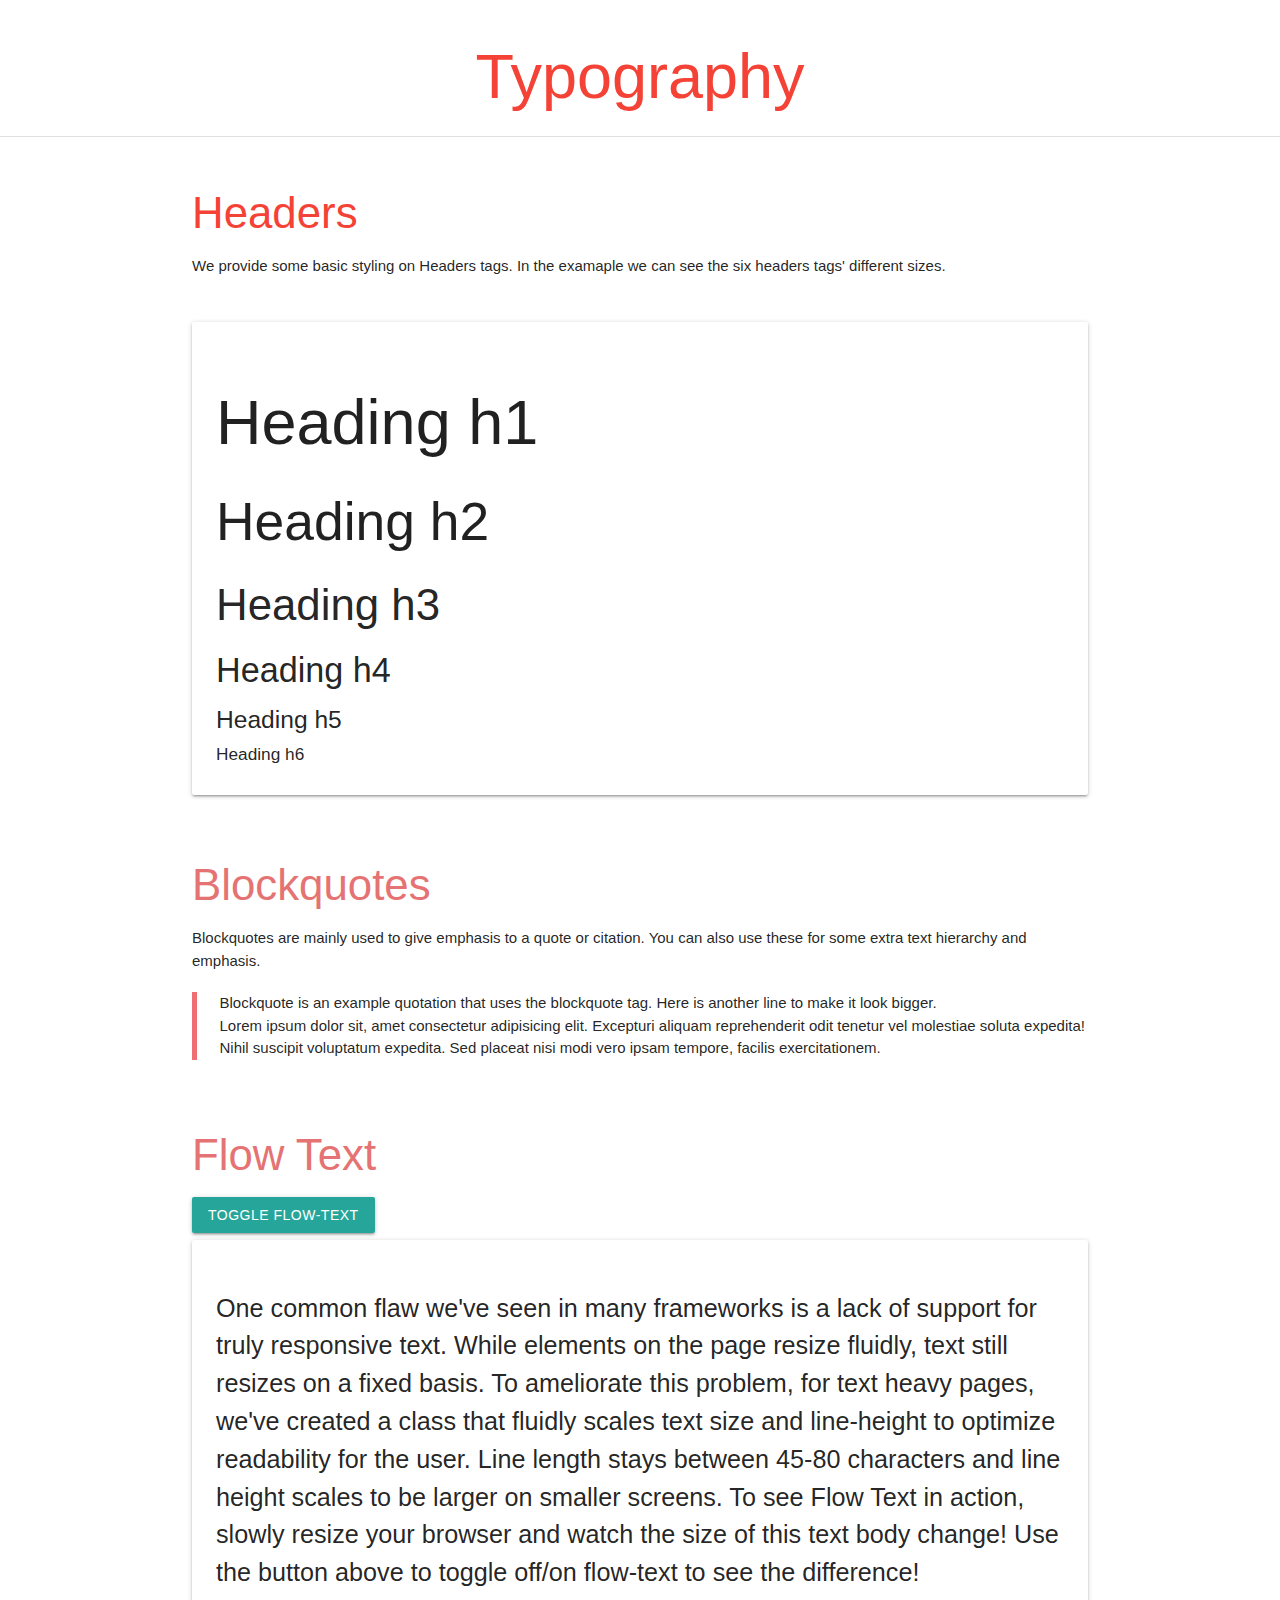
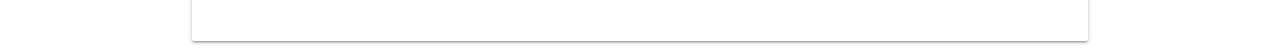
<file: colors-graphic.html>
<!DOCTYPE html>
<html lang="en">
<head>
    <meta charset="UTF-">
    <meta name="viewport" content="width=device-width, initial-scale=1.0">  
    <!-- Compiled and minified CSS -->
    <link rel="stylesheet" href="https://cdnjs.cloudflare.com/ajax/libs/materialize/1.0.0/css/materialize.min.css">
    <link rel="stylesheet" href="style,css"> 
    <title>Colors & Typhography</title>
</head>
<body>
   <h1 class="center red-text lighten-2"> Typography</h1>
   <div class="divider"></div>
   
   <br>
    <div class="container">
        <h3 class="red-text lighten-2"> Headers</h3>
        <p> We provide some basic styling on Headers tags. In the examaple we can see the six headers tags' different sizes. </p>
    <br>
   
   <div class="card-panel">
       <h1> Heading h1 </h1>
       <h2> Heading h2 </h2>
       <h3> Heading h3 </h3>
       <h4> Heading h4 </h4>
       <h5> Heading h5 </h5>
       <h6> Heading h6 </h6>  
    </div>
    <br>
    <h3 class=" red-text text-lighten-2"> Blockquotes</h3>
    <p> Blockquotes are mainly used to give emphasis to a quote or citation. You can also use these for some extra text hierarchy and emphasis.</p>
    </-- blockquote-->
    <blockquote> Blockquote is an example quotation that uses the blockquote tag.
            Here is another line to make it look bigger.
            <br>
            Lorem ipsum dolor sit, amet consectetur adipisicing elit. Excepturi aliquam reprehenderit odit tenetur vel molestiae soluta expedita! Nihil suscipit voluptatum expedita. Sed placeat nisi modi vero ipsam tempore, facilis exercitationem.    
        </blockquote>
        
    
        <br>
        <h3 class="red-text text-lighten-2"> Flow Text </h3>
        <button class="btn">TOGGLE FLOW-TEXT</button>
        <div class="card-panel">
            <p class="flow-text"> One common flaw we've seen in many frameworks is a lack of support for truly responsive text. While elements on the page resize fluidly, text still resizes on a fixed basis. To ameliorate this problem, for text heavy pages, we've created a class that fluidly scales text size and line-height to optimize readability for the user. Line length stays between 45-80 characters and line height scales to be larger on smaller screens.

            To see Flow Text in action, slowly resize your browser and watch the size of this text body change! Use the button above to toggle off/on flow-text to see the difference!</p>    
        </div>
        
  

   
   <!-- Compiled and minified JavaScript -->
   <script src="https://cdnjs.cloudflare.com/ajax/libs/materialize/1.0.0/js/materialize.min.js"></script>
</body>
</html>
</file>
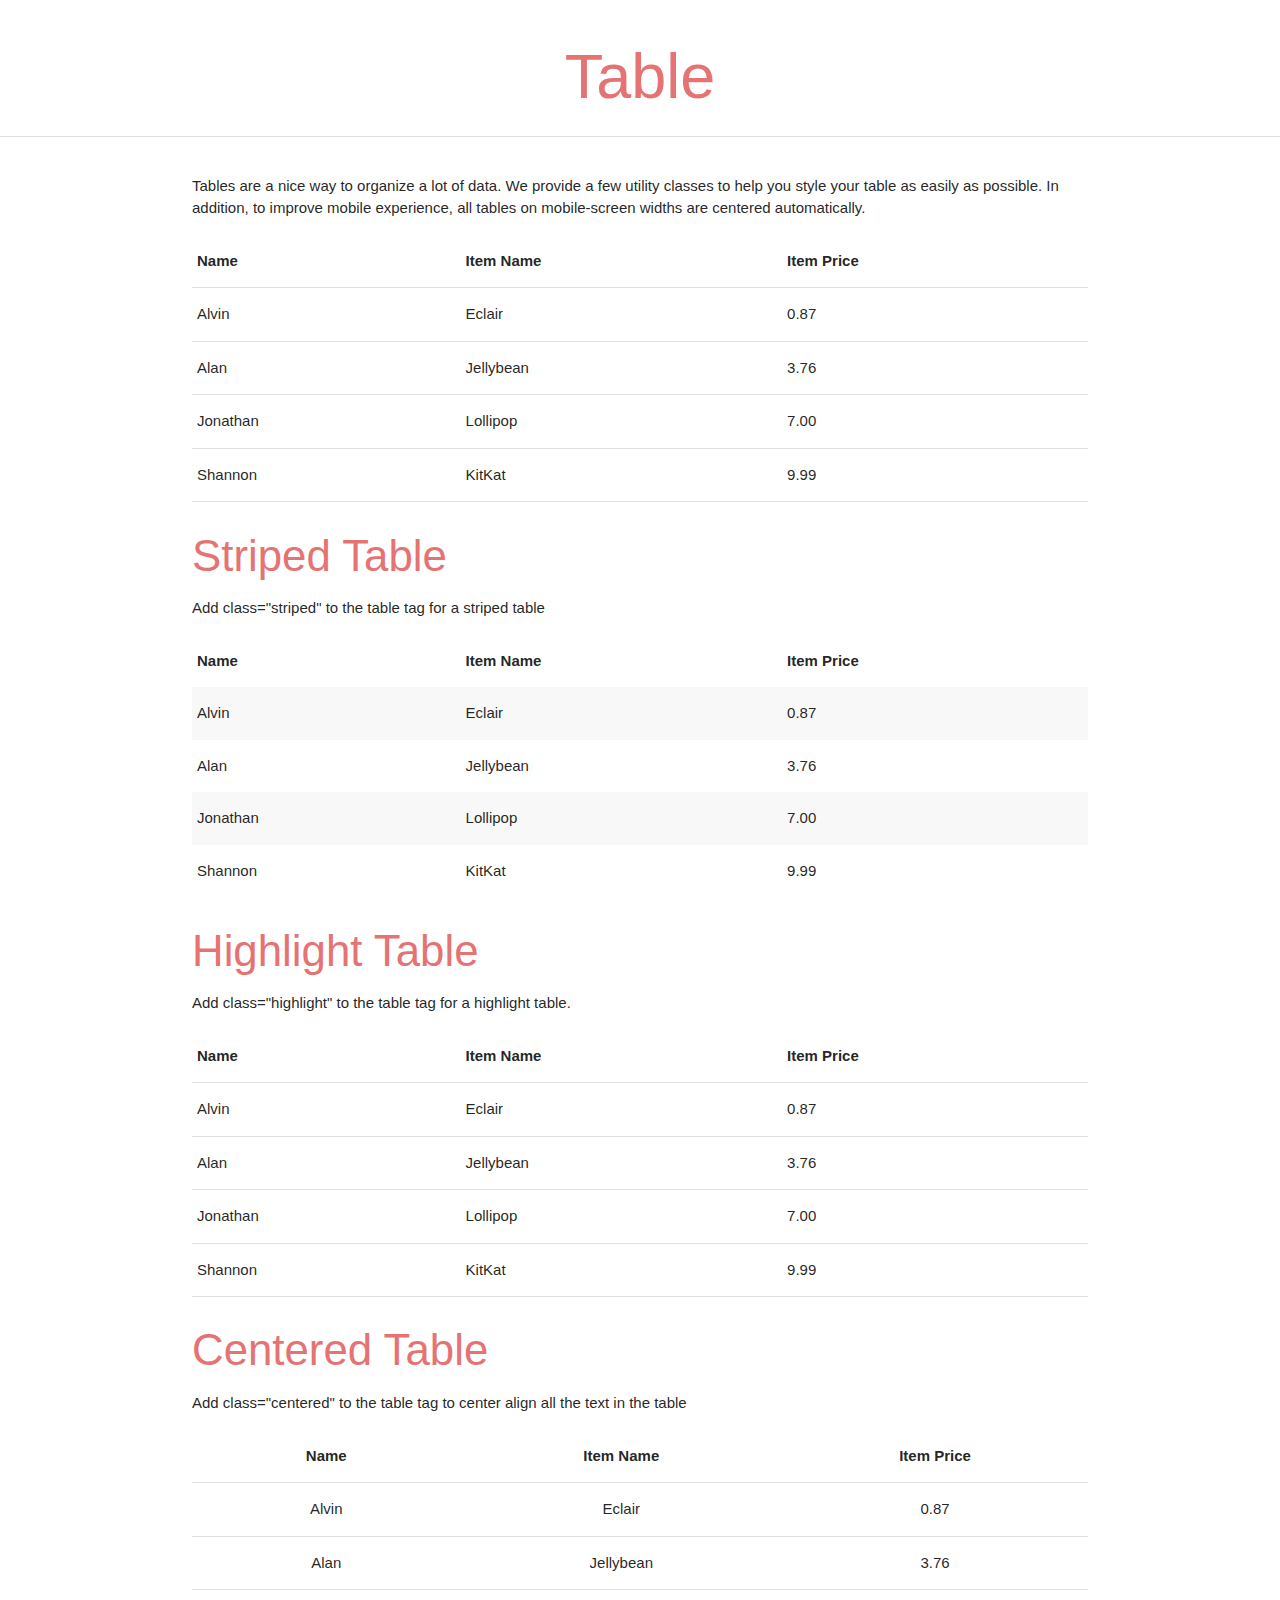
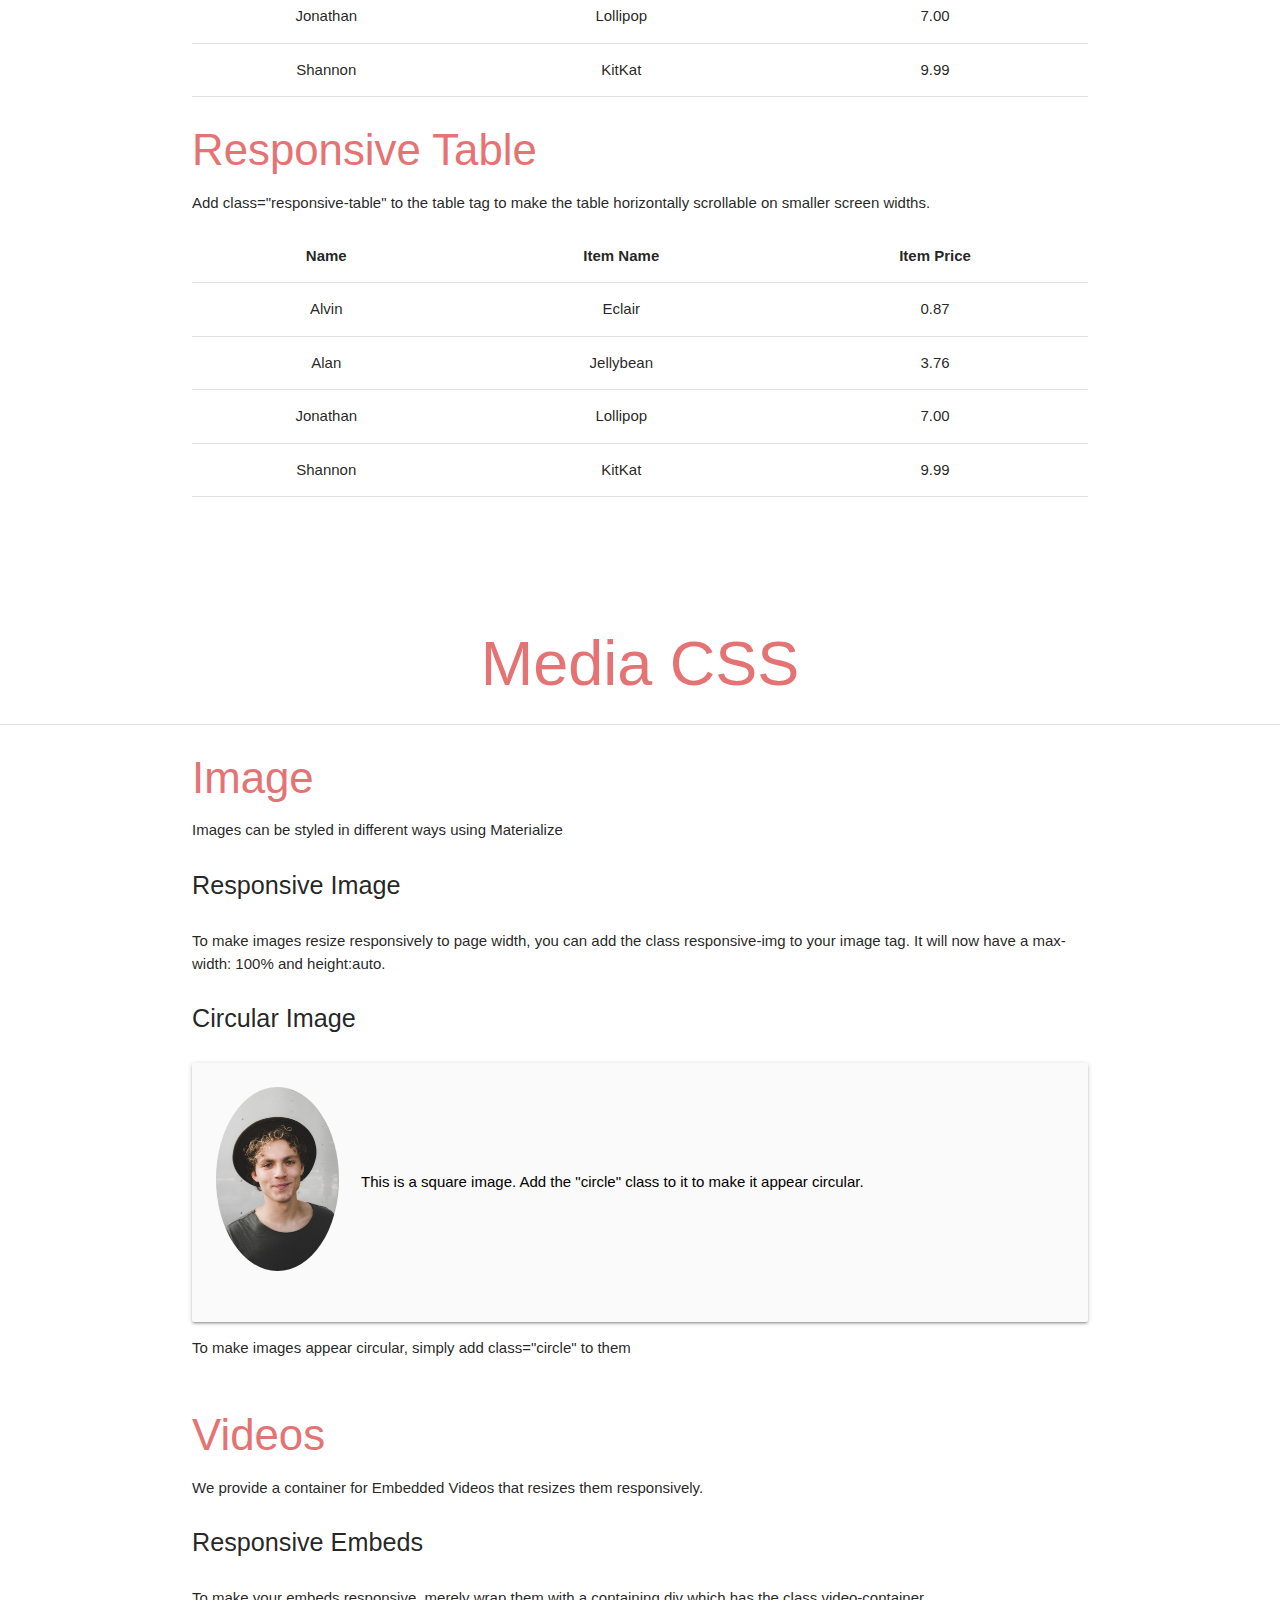
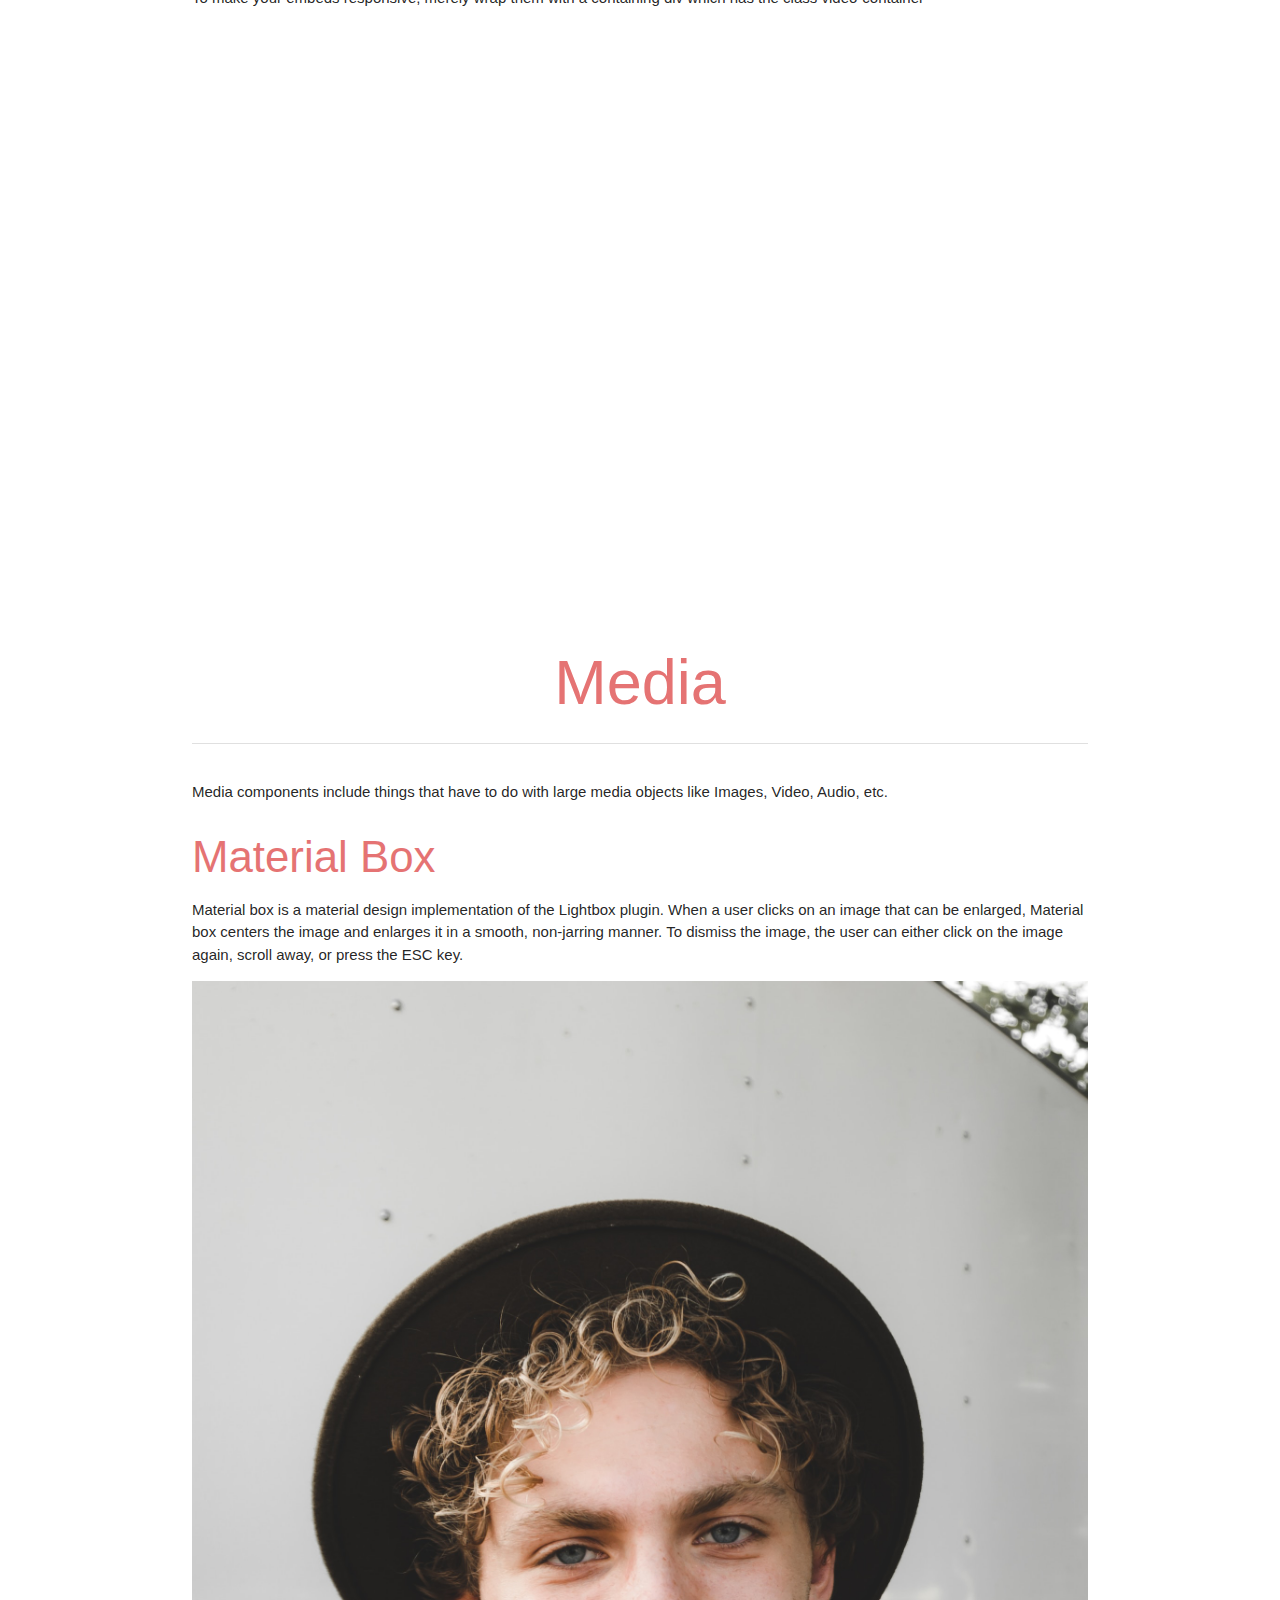
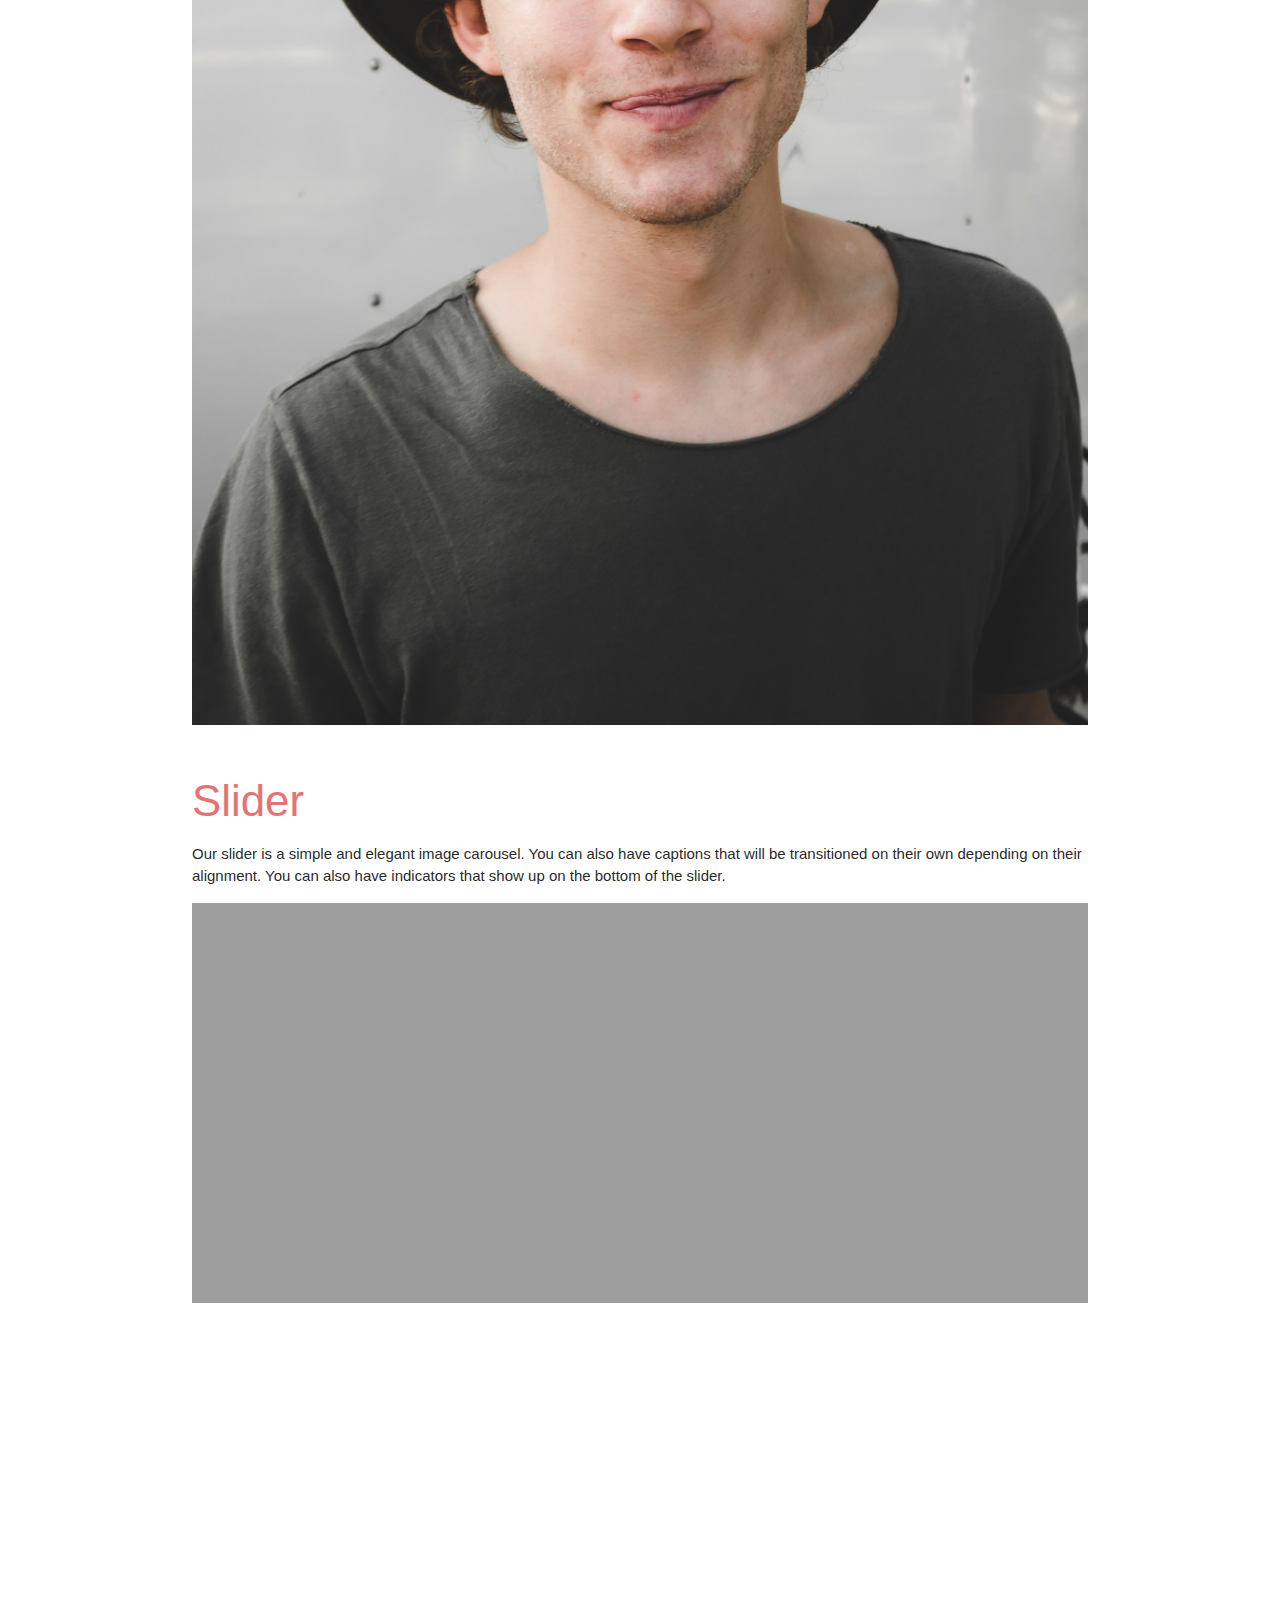
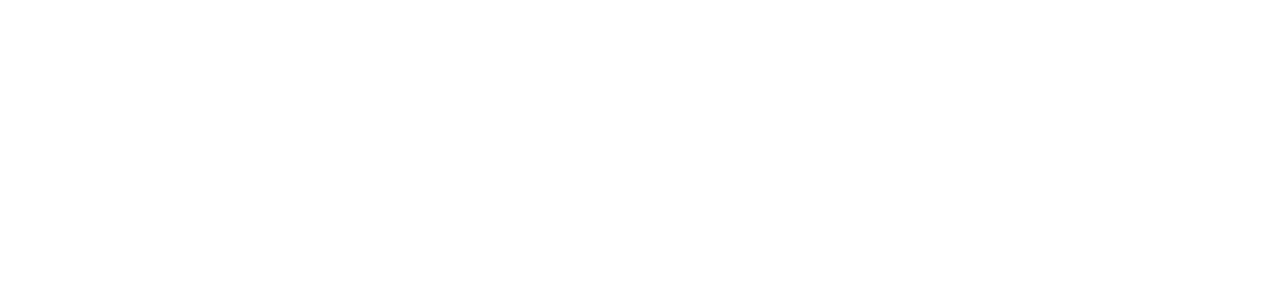
<file: table-media.html>
<!DOCTYPE html>
<html lang="en">
<head>
    <meta charset="UTF-8">
    <meta name="viewport" content="width=device-width, initial-scale=1.0">
    <!-- Compiled and minified CSS -->
    <link rel="stylesheet" href="https://cdnjs.cloudflare.com/ajax/libs/materialize/1.0.0/css/materialize.min.css">
    <link rel="stylesheet" href="style,css"> 
    <title>Table & Media</title>
</head>
<body>

    <h1 class="red-text text-lighten-2 center">Table</h1>
    <div class="divider"></div>
    <br>
    <div class="container">
        <p>Tables are a nice way to organize a lot of data. We provide a few utility classes to help you style your table as easily as possible. In addition, to improve mobile experience, all tables on mobile-screen widths are centered automatically.
        </p>
        <table>
            <thead>
            <tr>
            <th>Name</th>
            <th>Item Name</th>
            <th>Item Price</th> 
            </tr>
            <thread>
            <tbo></tbo
                <tr>
                    <td>Alvin</td>
                    <td>Eclair</td>
                    <td>0.87</td>
                </tr>
                    <td>Alan</td>
                    <td>Jellybean</td>
                    <td>3.76</td>
                </tr>
                    <td>Jonathan</td>
                    <td>Lollipop</td>
                    <td>7.00</td>
                </tr>
                </tr>
                    <td>Shannon</td>
                    <td>KitKat</td>
                    <td>9.99</td>
                </tr>  
            </tbody>         
        </table>
        
        <h3 class="red-text text-lighten-2">Striped Table</h3>
        <p>Add class="striped" to the table tag for a striped table</p>
        <table class="striped">
            <thead>
                <tr>
                    <th>Name</th>
                     <th>Item Name</th>
                    <th>Item Price</th> 
                    </tr>
            <thread>
            <tbody>
                <tr>
                    <td>Alvin</td>
                    <td>Eclair</td>
                    <td>0.87</td>
                </tr>
                    <td>Alan</td>
                    <td>Jellybean</td>
                    <td>3.76</td>
                </tr>
                    <td>Jonathan</td>
                    <td>Lollipop</td>
                    <td>7.00</td>
                </tr>
                </tr>
                    <td>Shannon</td>
                    <td>KitKat</td>
                    <td>9.99</td>
                </tr>  
            </tbody>         
        </table>
        <h3 class="red-text text-lighten-2">Highlight Table</h3>
        <p>Add class="highlight" to the table tag for a highlight table.</p>
        <table class="highlight">
            <thead>
                <tr>
                    <th>Name</th>
                     <th>Item Name</th>
                    <th>Item Price</th> 
                    </tr>
            <thread>
            <tbody>
                <tr>
                    <td>Alvin</td>
                    <td>Eclair</td>
                    <td>0.87</td>
                </tr>
                    <td>Alan</td>
                    <td>Jellybean</td>
                    <td>3.76</td>
                </tr>
                    <td>Jonathan</td>
                    <td>Lollipop</td>
                    <td>7.00</td>
                </tr>
                </tr>
                    <td>Shannon</td>
                    <td>KitKat</td>
                    <td>9.99</td>
                </tr>  
            </tbody>         
        </table>
        <h3 class="red-text text-lighten-2">Centered Table</h3>
        <p>Add class="centered" to the table tag to center align all the text in the table</p>
        <table class="highlight centered">
            <thead>
                <tr>
                    <th>Name</th>
                     <th>Item Name</th>
                    <th>Item Price</th> 
                    </tr>
            <thread>
            <tbody>
                <tr>
                    <td>Alvin</td>
                    <td>Eclair</td>
                    <td>0.87</td>
                </tr>
                    <td>Alan</td>
                    <td>Jellybean</td>
                    <td>3.76</td>
                </tr>
                    <td>Jonathan</td>
                    <td>Lollipop</td>
                    <td>7.00</td>
                </tr>
                </tr>
                    <td>Shannon</td>
                    <td>KitKat</td>
                    <td>9.99</td>
                </tr>  
            </tbody>         
        </table>
        <h3 class="red-text text-lighten-2">Responsive Table</h3>
        <p>Add class="responsive-table" to the table tag to make the table horizontally scrollable on smaller screen widths.</p>
        <table class="highlight centered responsive-table">
            <thead>
                <tr>
                    <th>Name</th>
                     <th>Item Name</th>
                    <th>Item Price</th> 
                    </tr>
            <thread>
            <tbody>
                <tr>
                    <td>Alvin</td>
                    <td>Eclair</td>
                    <td>0.87</td>
                </tr>
                    <td>Alan</td>
                    <td>Jellybean</td>
                    <td>3.76</td>
                </tr>
                    <td>Jonathan</td>
                    <td>Lollipop</td>
                    <td>7.00</td>
                </tr>
                </tr>
                    <td>Shannon</td>
                    <td>KitKat</td>
                    <td>9.99</td>
                </tr>  
            </tbody>         
        </table>
        </div>
    <br><br><br><br>
    <h1 class=" red-text text-lighten-2 center">Media CSS</h1>
    <div class="divider"></div>
    <div class="container">
        <h3 class=" red-text text-lighten-2">Image</h3>
        <p>Images can be styled in different ways using Materialize
        <p class="flow-text">Responsive Image</p>  
        <P>To make images resize responsively to page width, you can add the class responsive-img to your image tag. It will now have a max-width: 100% and height:auto.</P>
        <p class="flow-text">Circular Image</p>
       
        <div class="col s12 m8 offset-m2 l6 offset-l3">
            <div class="card-panel grey lighten-5 z-depth-1">
              <div class="row valign-wrapper">
                <div class="col s2">
                  <img src="Images/image1.jpg" alt="" class="circle responsive-img"> <!-- notice the "circle" class -->
                </div>
                <div class="col s10">
                  <span class="black-text">
                    This is a square image. Add the "circle" class to it to make it appear circular.
                  </span>
                </div>
              </div>
            </div>
          </div>
          <p> To make images appear circular, simply add class="circle" to them

            <br><br>
            <h3 class=" red-text text-lighten-2">Videos</h3>
            <p> We provide a container for Embedded Videos that resizes them responsively.</p>
            <p class="flow-text">Responsive Embeds</p>  
            <div>To make your embeds responsive, merely wrap them with a containing div which has the class video-container        
            <p class="flow-text"></p>
            <br><br>
            <div class="video-container">
                <iframe width="707" height="398" src="https://www.youtube.com/embed/XTWD_YSUjBQ" title="KABADO MOMENTS | PINOY ANIMATION" frameborder="0" allow="accelerometer; autoplay; clipboard-write; encrypted-media; gyroscope; picture-in-picture; web-share" allowfullscreen></iframe>
            </div>
        </div>
        <br>
        <h1 class="center red-text text-lighten-2">Media</h1>
        <div class="divider"></div>
        <class class="container">
            <br>
        <p>Media components include things that have to do with large media objects like Images, Video, Audio, etc.

        </p>

        <h3 class="red-text text-lighten-2">Material Box</h3>
        <p>Material box is a material design implementation of the Lightbox plugin. When a user clicks on an image that can be enlarged, Material box centers the image and enlarges it in a smooth, non-jarring manner. To dismiss the image, the user can either click on the image again, scroll away, or press the ESC key.</p>

        </p>

        <img src="Images/image1.jpg" alt=""
        class="materialboxed responsive-img" data-caption="A man with a hat">

        <br>
            <!-- slider -->
            <h3 class="red-text text-lighten-2">Slider</h3>
            <p>Our slider is a simple and elegant image carousel. You can also have captions that will be transitioned on their own depending on their alignment. You can also have indicators that show up on the bottom of the slider.</p>
            <div class="slider">
                <ul class="slides">
                  <li>
                    <img src="Images/img2.jpg" alt=""> 
                    <div class="caption center-align">
                    <h3>This is our big Tagline!</h3>
                    <h5 class="light grey-text text-lighten-3">Here's our small slogan.</h5>
                    </div>
                </li>
            <div
            <div class="slider">
                <ul class="slides">
                  <li>
                    <img src="Images/img3.jpg" alt=""> 
                    <div class="caption right-align">
                    <h3>This is our big Tagline!</h3>
                    <h5 class="light grey-text text-lighten-3">Here's our small slogan.</h5>
                    </div>
                </li>
            <div
            <div class="slider">
                <ul class="slides">
                  <li>
                    <img src="Images/img4.jpg" alt=""> 
                    <div class="caption left-align">                         
                    <h3>This is our big Tagline!</h3>
                    <h5 class="light grey-text text-lighten-3">Here's our small slogan.</h5>
                    </div>
                </li>
            <div
            <div class="slider">
                <ul class="slides">
                  <li>
                    <img src="Images/img5.jpg" alt=""> 
                    <div class="caption center-align">    
                    <h3>This is our big Tagline!</h3>
                    <h5 class="light grey-text text-lighten-3">Here's our small slogan.</h5>
                    </div>
                </li>
            <div     
                
        <div style="height: 1000px;"></div>
        <!--Jquery CDN-->            
        <script src="https://code.jquery.com/jquery-3.7.1.min.js" integrity="sha256-/JqT3SQfawRcv/BIHPThkBvs0OEvtFFmqPF/lYI/Cxo=" crossorigin="anonymous"></script>    
        <!-- Compiled and minified JavaScript -->
        <script src="https://cdnjs.cloudflare.com/ajax/libs/materialize/1.0.0/js/materialize.min.js"></script>
          
        <script>
            $(document).ready(function(){
                // materialbox init    
                $('.materialboxed').materialbox({
                    inDuration: 1000,
                    outDuration: 1000               
                });
                // Slider init
                $('.slider').slider()
                
            });
        </script>
        
</body>
</html>
</file>
